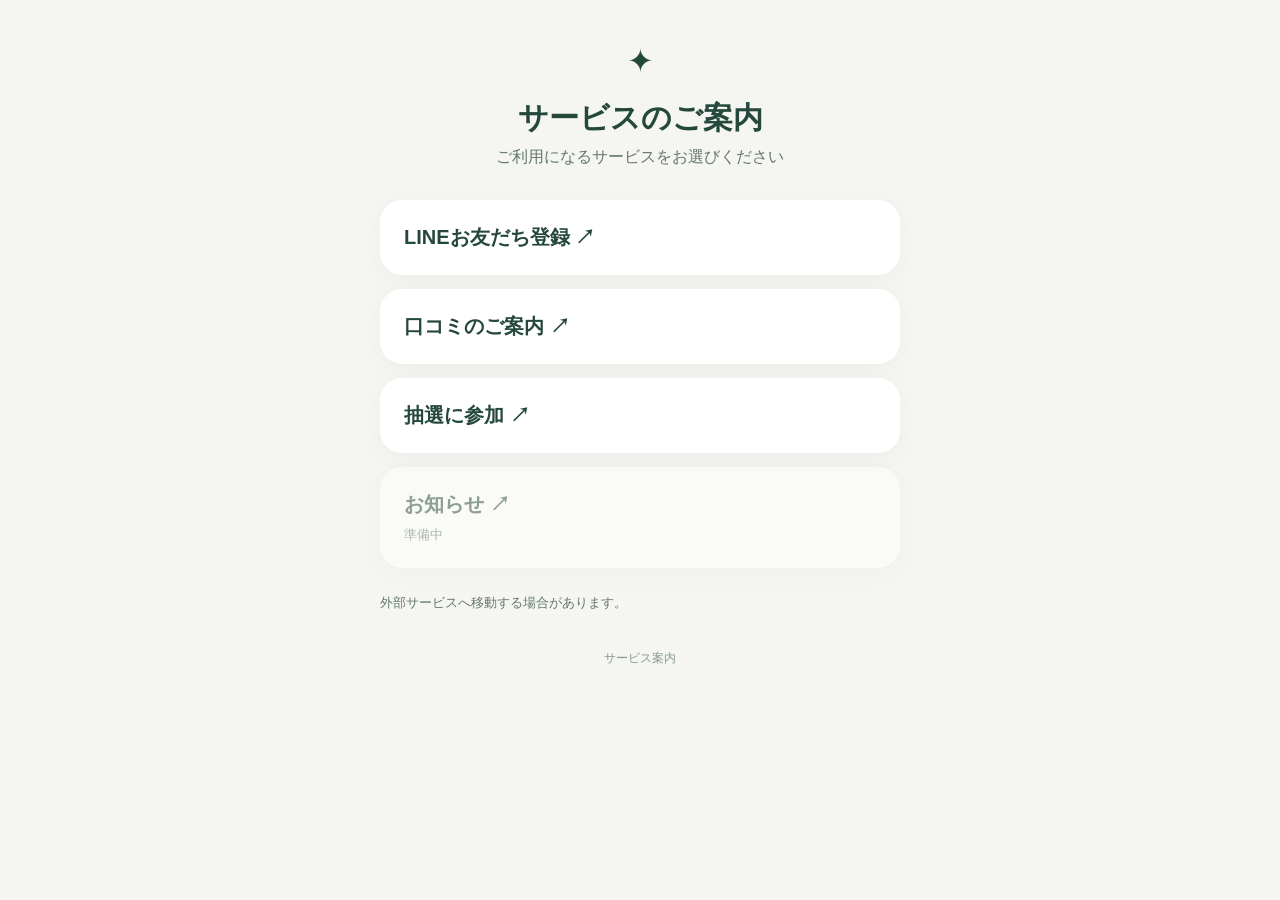
<file: index.html>
<!doctype html><html lang="ja"><head><meta charset="utf-8"><meta name="viewport" content="width=device-width,initial-scale=1"><meta name="theme-color" content="#f5f6f1"><title>サービスのご案内</title><link rel="stylesheet" href="style.css"></head><body><main><div class="spark">✦</div><h1 id="title">サービスのご案内</h1><p class="sub">ご利用になるサービスをお選びください</p><div class="links" id="links"></div><p class="note">外部サービスへ移動する場合があります。</p><footer>サービス案内</footer></main><script src="config.js?v=20261119-service-links"></script><script>
'use strict';
const cfg=window.NFC_CONFIG;
document.getElementById('title').textContent=cfg.title;
const box=document.getElementById('links');
for(const item of cfg.links){if(!item.enabled)continue;const a=document.createElement('a');a.className='link';a.textContent=item.label+' ↗';if(item.url){a.href=item.url;}else{a.removeAttribute('href');a.style.opacity='.5';a.setAttribute('aria-disabled','true');const s=document.createElement('small');s.textContent='準備中';a.append(s);}box.append(a);}
</script></body></html>
</file>
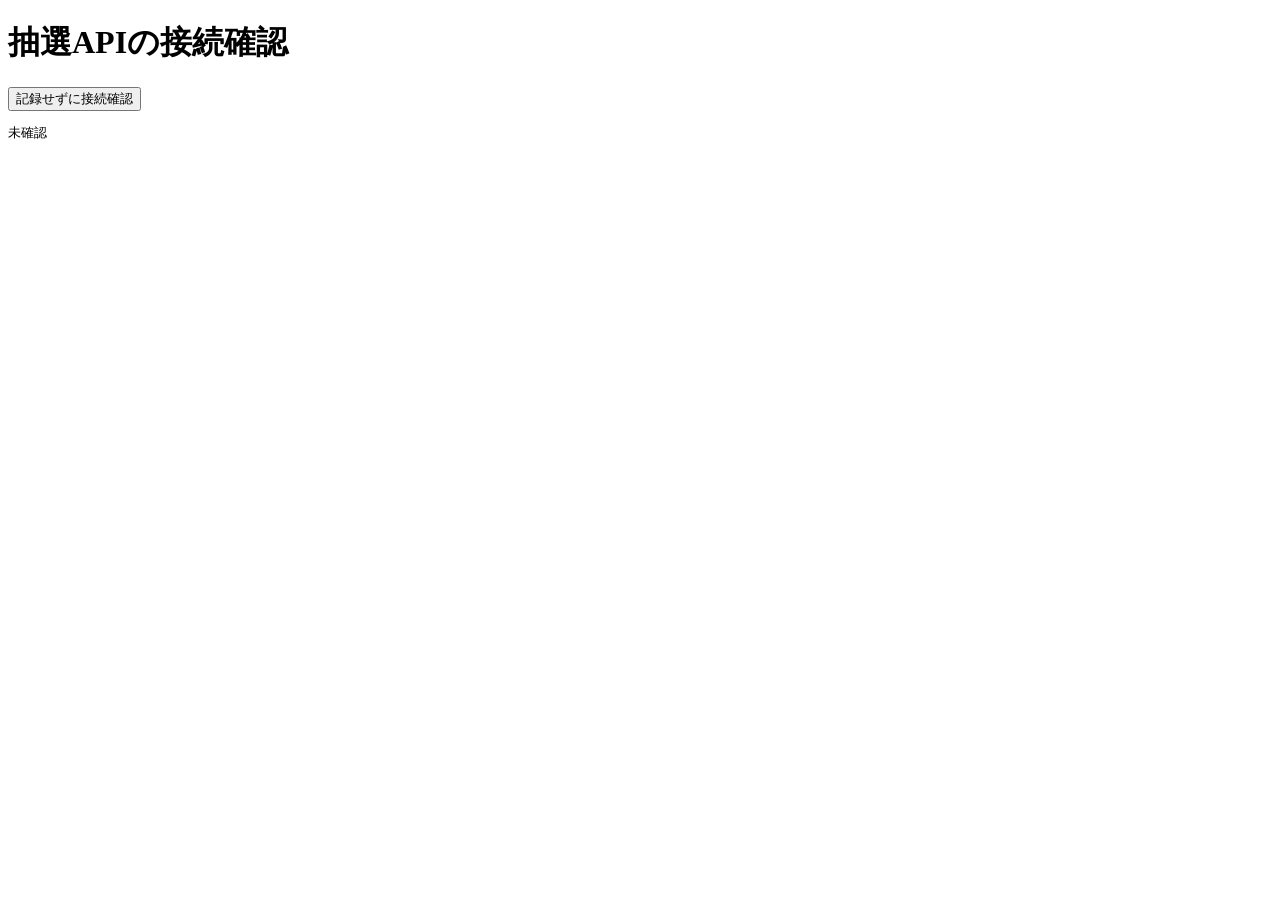
<file: lottery/check.html>
<!doctype html><html lang="ja"><meta charset="utf-8"><meta name="viewport" content="width=device-width"><title>抽選APIの接続確認</title><h1>抽選APIの接続確認</h1><button id="health">記録せずに接続確認</button><pre id="status" role="status">未確認</pre><script>
document.querySelector('#health').onclick=async()=>{const s=document.querySelector('#status');s.textContent='確認中';try{const r=await fetch('https://script.google.com/macros/s/AKfycbzYsk-IEGAhZC6UyCWJzD-M6z151uSnfevvK3tLltwV-iox81KMqbh_E7v7B69Wa7sX9w/exec',{method:'POST',headers:{'Content-Type':'text/plain;charset=utf-8'},body:JSON.stringify({action:'health'}),credentials:'omit',redirect:'follow'});s.textContent=JSON.stringify(await r.json(),null,2);}catch(e){s.textContent='通信失敗: '+e.message;}};
</script></html>
</file>
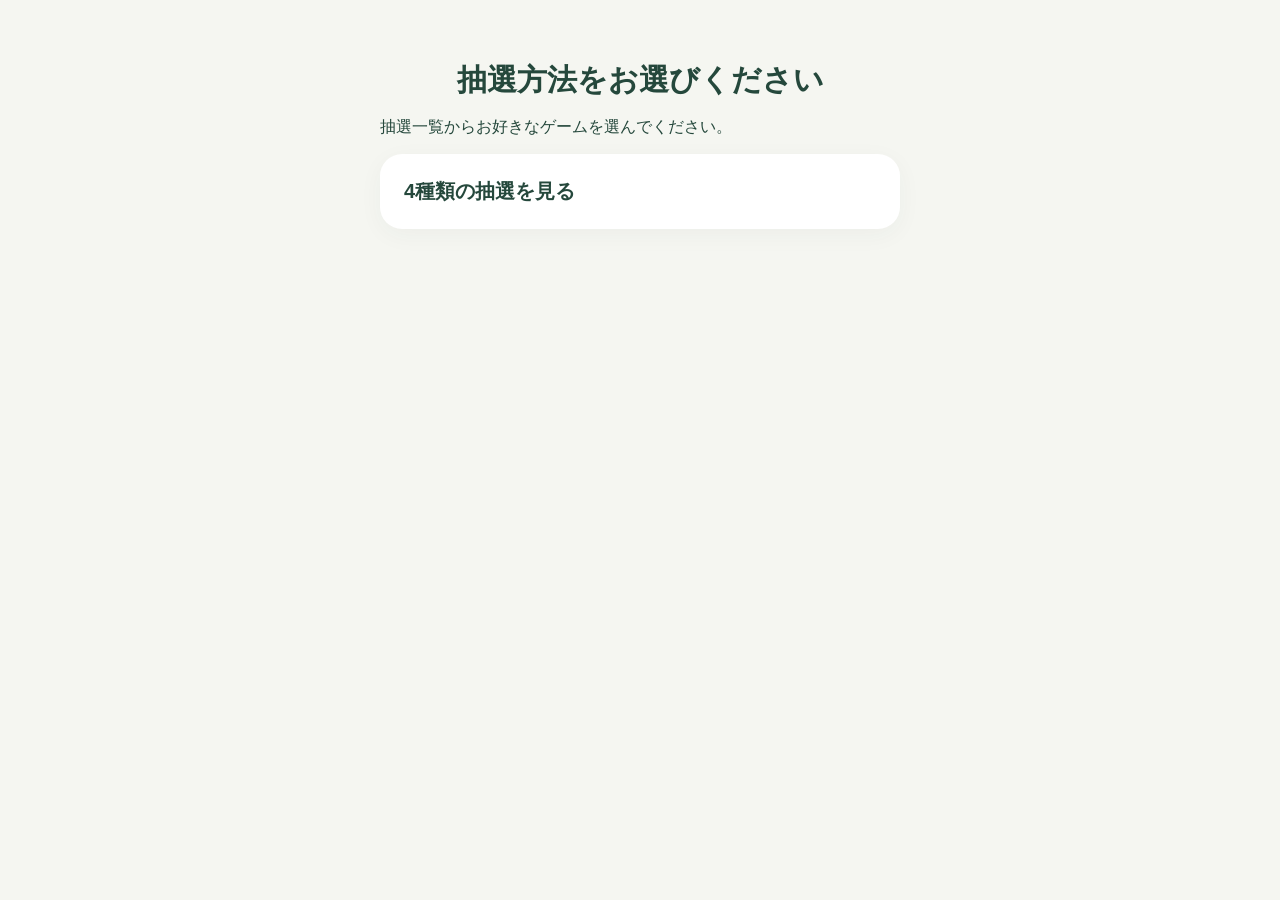
<file: lottery/play.html>
<!doctype html><html lang="ja"><head><meta charset="utf-8"><meta name="viewport" content="width=device-width,initial-scale=1"><title>抽選方法をお選びください</title><link rel="stylesheet" href="../style.css"></head><body><main><h1>抽選方法をお選びください</h1><p>抽選一覧からお好きなゲームを選んでください。</p><a class="link" href="./">4種類の抽選を見る</a></main></body></html>
</file>
<file: style.css>
:root{font-family:-apple-system,BlinkMacSystemFont,'Noto Sans JP',sans-serif;color:#25483c;background:#f5f6f1}*{box-sizing:border-box}body{margin:0}main{max-width:560px;margin:auto;padding:42px 20px 64px}h1{text-align:center;font-size:30px;margin:18px 0 8px}p.sub{text-align:center;color:#65776f;margin:0 0 32px}.spark{text-align:center;font-size:32px}.links{display:grid;gap:14px}.link,button{display:block;width:100%;border:0;border-radius:22px;background:white;color:#25483c;text-decoration:none;text-align:left;padding:24px;font-weight:700;font-size:20px;box-shadow:0 6px 25px #25483c0b;cursor:pointer}.link:focus-visible,button:focus-visible{outline:3px solid #287c6b}.link small{display:block;font-size:13px;color:#66796f;margin-top:8px;font-weight:400}.back{display:inline-block;margin-bottom:14px;color:#25483c;text-decoration:none}.note{font-size:13px;color:#65776f;line-height:1.7;margin-top:24px}.result{padding:28px;border-radius:22px;background:#fff;text-align:center;font-size:25px;font-weight:700;margin:20px 0;min-height:90px}.start{background:#245b48;color:white;text-align:center}footer{text-align:center;color:#89988f;font-size:12px;margin-top:36px}
</file>
